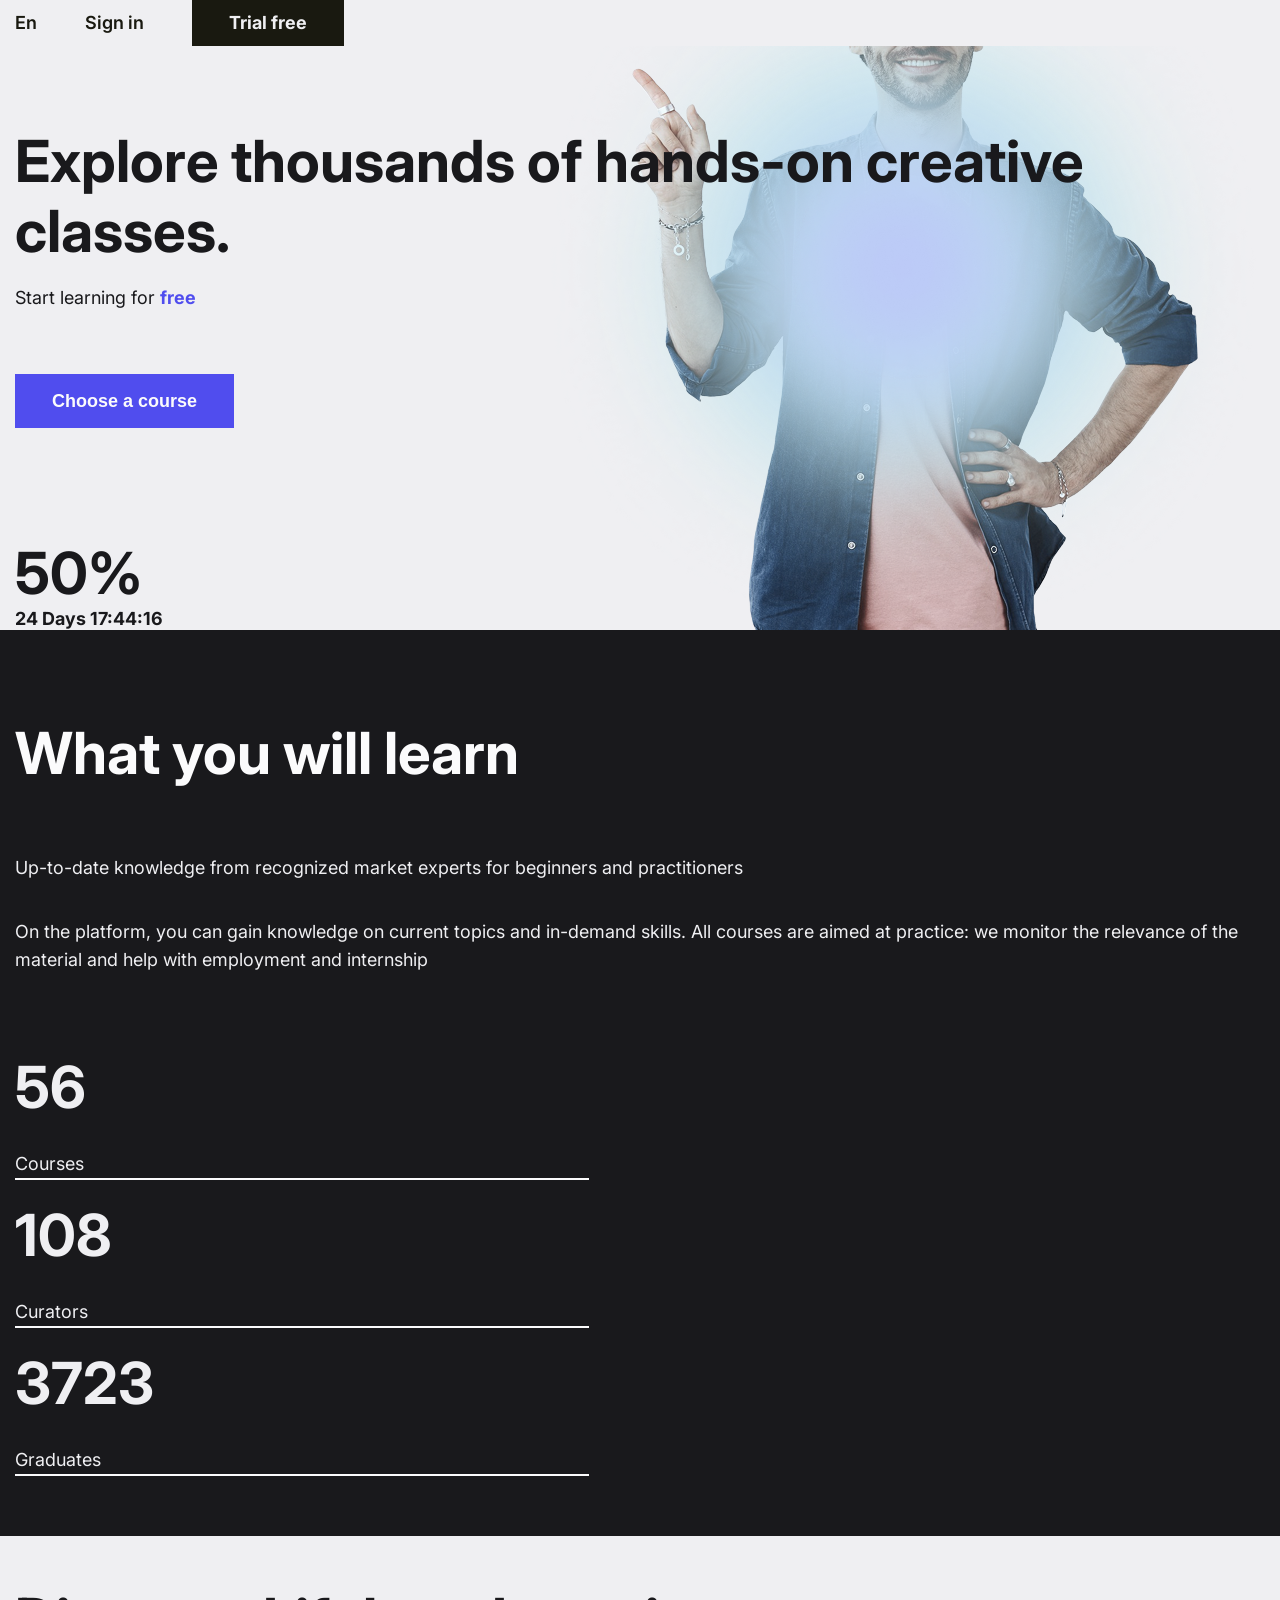
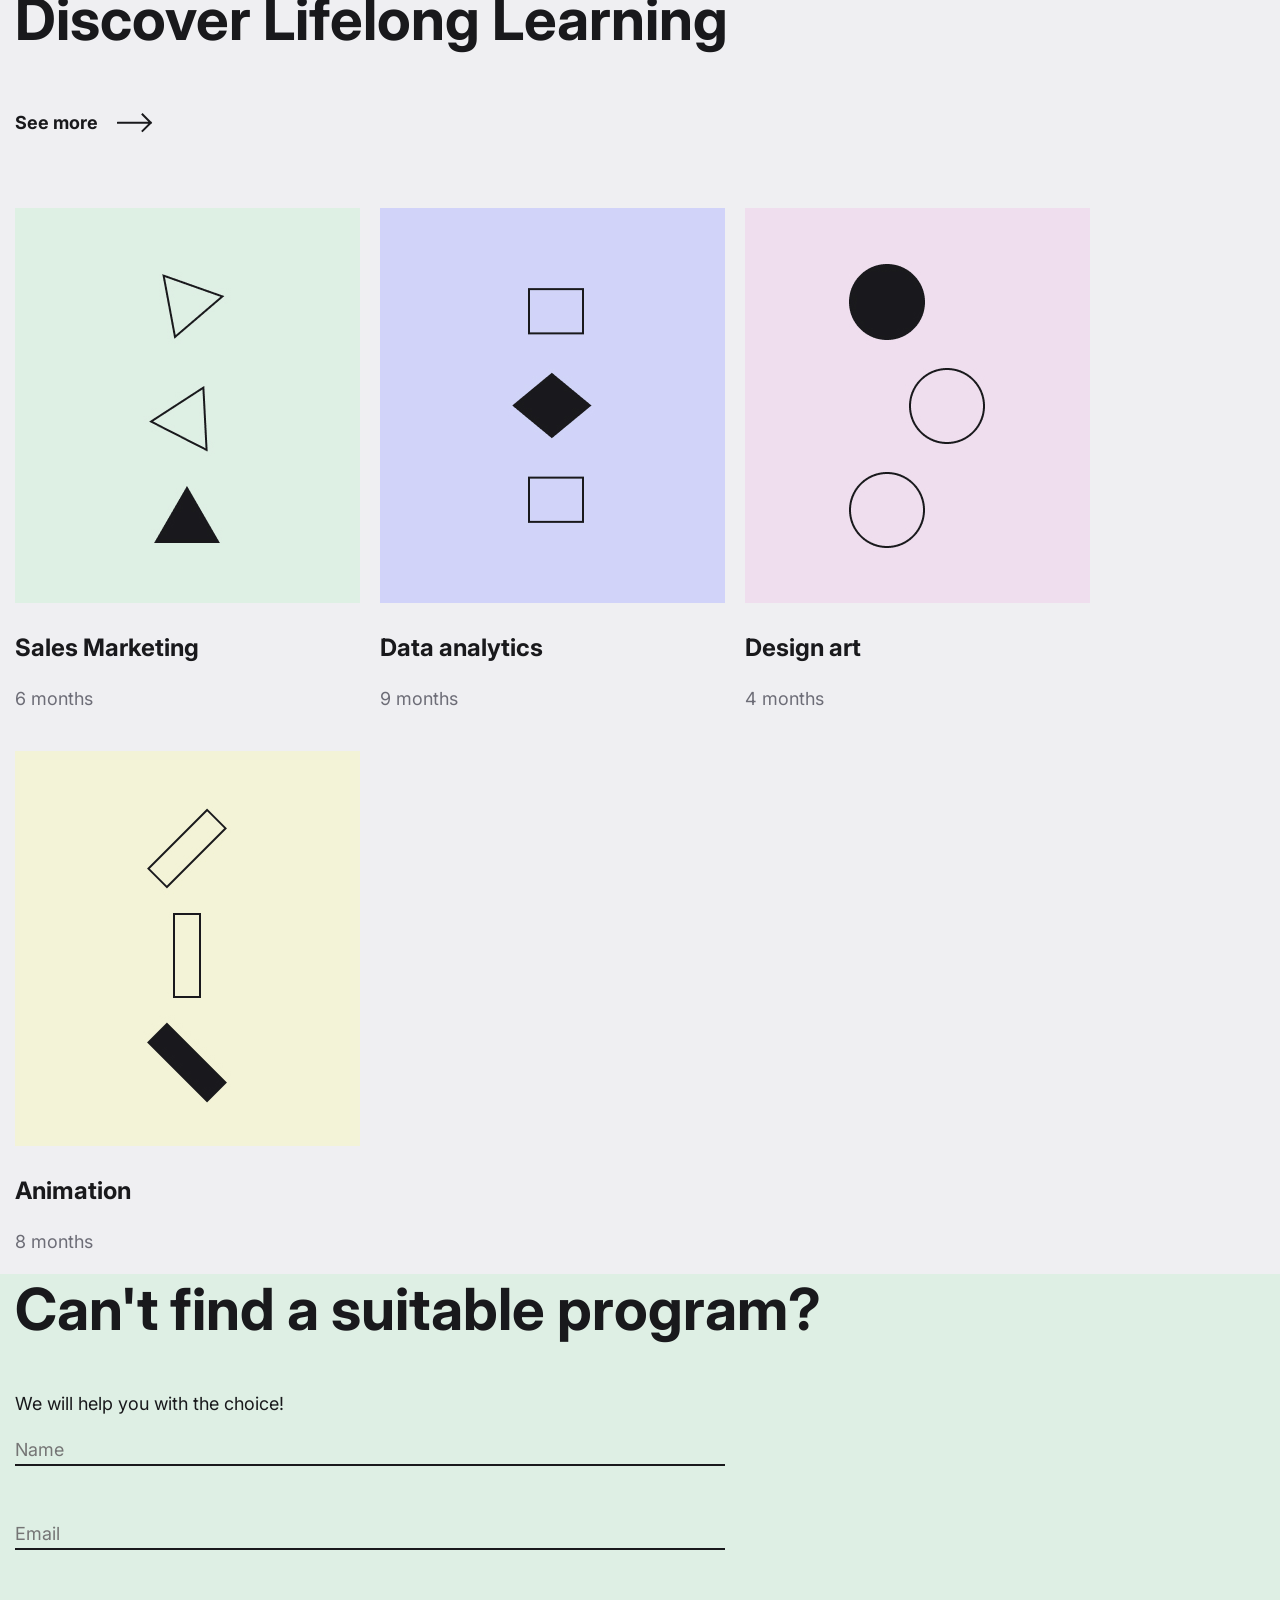
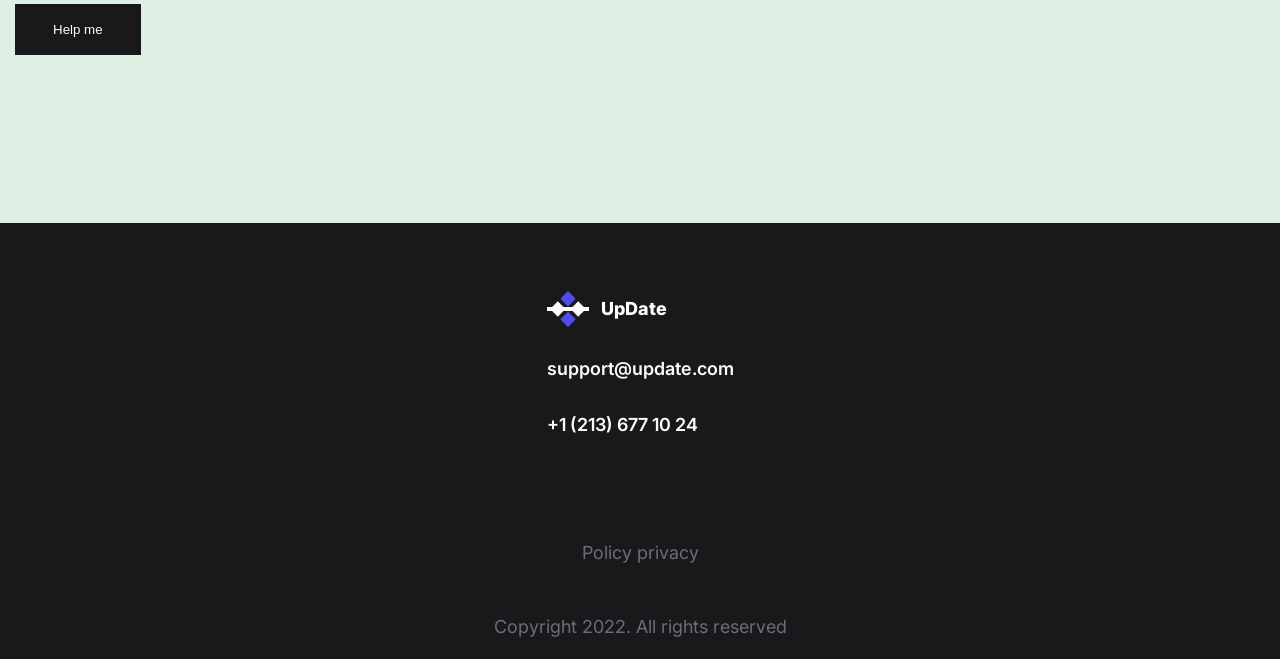
<file: index.html>
<!DOCTYPE html>
<html lang="en">
<head>
    <meta charset="UTF-8">
    <meta name="viewport" content="width=device-width, initial-scale=1.0">
    <link rel="preconnect" href="https://fonts.googleapis.com">
    <link rel="preconnect" href="https://fonts.gstatic.com" crossorigin>
    <link href="https://fonts.googleapis.com/css2?family=Inter:ital,opsz,wght@0,14..32,100..900;1,14..32,100..900&display=swap" rel="stylesheet">
    <link rel="stylesheet" href="style/style.css">
    <title>My new website</title>
</head>
<body>
    <header class="container header">
        <div class="header__box">
        <a class="logo" href="index.html">
            <img src="img/logo.svg" alt="Logo" class="nav__link">
            UpDate
        </a>
        <nav class="nav" role="navigation">
            <ul class="nav__list">
                <li><a class="nav__link" href="courses.html">Courses</a></li>
                <li><a class="nav__link" href="#">Teachers</a></li>
                <li><a class="nav__link" href="#">Blog</a></li>
            </ul>
        </nav>
        </div> 
        <div class="btn-box">
            <a class="header__link" href="#">En</a>
            <a class="header__link" href="#">Sign in</a>
            <a class="header__btn" href="#">Trial free</a>
        </div>    
    </header>
    <main class="main">
        <section class="offer container">
            <div class="offer__holder">
                <h1 class="offer__title" tabindex="0">
                Explore thousands of hands-on creative classes.
            </h1>
            <p class="offer__description">
                Start learning for <a class="offer__description-link" href="#">free</a>
            </p>
            <button class="offer__button" role="button">
                Choose a course
            </button>
            
                <p class="offer__sale">
                50%
            </p>
            <p class="offer__time">
                <time>
                    24 Days 17:44:16
                </time>
            </p>
            
            </div>
            <ul class="offer__list">
                <li class="offer__marketer offer__item">Marketer</li>
                <li class="offer__illustrator offer__item">Illustrator</li>
                <li class="offer__animator offer__item">Animator</li>
                <li class="offer__programmer offer__item">Programmer</li>
                <li class="offer__designer offer__item">Designer</li>
                <li class="offer__photographer offer__item">Photographer</li>
            </ul>
        </section>
        <section class="learn learn__container">
            <div class="learn__box container">
                <div class="learn__text">
                <h2 class="learn__title" tabindex="0">
                    What you will learn
                </h2>
                <p class="learn__description">
                    Up-to-date knowledge from recognized market experts for beginners and practitioners
                </p>
                <p class="learn__description">
                    On the platform, you can gain knowledge on current topics and
in-demand skills. All courses are aimed at practice: we monitor the relevance of the material and help with employment and internship
                </p>
            </div>
            <div class="learn__counters">
                <div class="learn__counters-item">
                    <p class="learn__counter-number">
                        56
                    </p>
                    <p class="learn__counter-description">
                        Courses
                    </p>
                </div>
                <div class="learn__counters-item">
                    <p class="learn__counter-number">
                        108
                    </p>
                    <p class="learn__counter-description">
                        Curators
                    </p>
                </div>
                <div class="learn__counters-item">
                    <p class="learn__counter-number">
                        3723
                    </p>
                    <p class="learn__counter-description">
                        Graduates
                    </p>
                </div>
            </div>
            </div>
        </section>
        <section class="discover container">
            <h2 class="discover__item" tabindex="0">
                Discover Lifelong Learning
            </h2>
            <div class="discover__menu">
                <ul class="discover__list">
                <li>
                    <button class="discover__button active" data-for="popular">
                        Popular
                    </button>
                </li>
                <li>
                    <button class="discover__button" data-for="animation">
                        Animation
                    </button>
                </li>
                <li>
                    <button class="discover__button">
                        Design
                    </button>
                </li>
                <li>
                    <button class="discover__button">
                        Illustration
                    </button>
                </li>
                <li>
                    <button class="discover__button">
                        Programming
                    </button>
                </li>
                <li>
                    <button class="discover__button">
                        Photo & Film
                    </button>
                </li>
                <li>
                    <button class="discover__button">
                        Marketing
                    </button>
                </li>
            </ul>
            <a class="discover__more" href="#">
                See more
                <img src="img/see_more_arrow.svg" alt="see more">
            </a>
            </div>
            <div class="discover__cards active" data-tab="popular">
                <article class="discover__card-item">
                    <img src="img/card-img-1.jpg" alt="Sales Marketing">
                    <h3 class="discover__card-title">
                        Sales Marketing
                    </h3>
                    <p class="discover__card-lenght">
                        6 months
                    </p>
                </article>
                <article class="discover__card-item">
                    <img src="img/card-img-2.jpg" alt="Data analytics">
                    <h3 class="discover__card-title">
                        Data analytics
                    </h3>
                    <p class="discover__card-lenght">
                        9 months
                    </p>
                </article>
                <article class="discover__card-item">
                    <img src="img/card-img-3.jpg" alt="Design art">
                    <h3 class="discover__card-title">
                        Design art
                    </h3>
                    <p class="discover__card-lenght">
                        4 months
                    </p>
                </article>
                <article class="discover__card-item">
                    <img src="img/card-img-4.jpg" alt="Animation">
                    <h3 class="discover__card-title">
                        Animation
                    </h3>
                    <p class="discover__card-lenght">
                        8 months
                    </p>
                </article>
            </div>
            <div class="discover__cards"  data-tab="animation">
                <article class="discover__card-item">
                    <img src="img/card-img-2.jpg" alt="Sales Marketing">
                    <h3 class="discover__card-title">
                        Sales Marketing Animation
                    </h3>
                    <p class="discover__card-lenght">
                        6 months
                    </p>
                </article>
                <article class="discover__card-item">
                    <img src="img/card-img-1.jpg" alt="Data analytics">
                    <h3 class="discover__card-title">
                        Data analytics Animation
                    </h3>
                    <p class="discover__card-lenght">
                        9 months
                    </p>
                </article>
                <article class="discover__card-item">
                    <img src="img/card-img-4.jpg" alt="Design art">
                    <h3 class="discover__card-title">
                        Design art Animation
                    </h3>
                    <p class="discover__card-lenght">
                        4 months
                    </p>
                </article>
                <article class="discover__card-item">
                    <img src="img/card-img-3.jpg" alt="Animation">
                    <h3 class="discover__card-title">
                        Animation Animation
                    </h3>
                    <p class="discover__card-lenght">
                        8 months
                    </p>
                </article>
            </div>
        </section>
        <section class="find__programm ">
            <div class="find__programm-box container">
                <div class="find__programm-text">
                <h2 class="find__programm-title" tabindex="0">
                    Can't find a suitable program?
                </h2>
                <p class="find__programm-description">We will help you with the choice!</p>
            </div>
            <form action="https://fom.in.ua/echo" class="find__programm-form">
                <input class="form__item" type="text" name="name" placeholder="Name" required>
                <input class="form__item" type="email" name="email" placeholder="Email" required>
                <button class="find__programm-button">
                    Help me
                </button>
            </form>
            </div>
        </section>
    </main>
    <footer class="footer ">
        <div class="footer__main">
            <div class="footer__info">
        <a class="footer__logo" href="index.html">
            <img src="img/footer-logo.svg" alt="Logo" width="42" height="36">
            UpDate
        </a>
        <a class="info__link" href="mailto:support@update.com">support@update.com</a>
        <a class="info__link" href="tel:12136771024">+1 (213) 677 10 24</a>
            </div>
            <div class="sitemap__block">
            <div class="sitemap">
            <h6 class="sitemap__title">
                Courses
            </h6>
            <ul class="sitemap__list">
                <li>
                    <a href="#" class="sitemap__list-item">
                        Animation
                    </a>
                </li>
                <li>
                    <a href="#" class="sitemap__list-item">
                        Design
                    </a>
                </li>
                <li>
                    <a href="#" class="sitemap__list-item">
                        Illustration
                    </a>
                </li>
                <li>
                    <a href="#" class="sitemap__list-item">
                        Programming
                    </a>
                </li>
                <li>
                    <a href="#" class="sitemap__list-item">
                        Photo & Film
                    </a>
                </li>
                <li>
                    <a href="#" class="sitemap__list-item">
                        Marketing
                    </a>
                </li>
            </ul>
            </div>
            <div class="sitemap">
            <h6 class="sitemap__title">
                Teachers
            </h6>
            <ul class="sitemap__list">
                <li>
                    <a href="#" class="sitemap__list-item">
                        All Teachers
                    </a>
                </li>
                <li>
                    <a href="#" class="sitemap__list-item">
                        Become a Teacher
                    </a>
                </li>
                
            </ul>
            </div>
            <div class="sitemap">
            <h6 class="sitemap__title">
                Information
            </h6>
            <ul class="sitemap__list">
                <li>
                    <a href="#" class="sitemap__list-item">
                        Blog
                    </a>
                </li>
                <li>
                    <a href="#" class="sitemap__list-item">
                        About us
                    </a>
                </li>
                <li>
                    <a href="#" class="sitemap__list-item">
                        FAQ
                    </a>
                </li>
            </ul>
            </div>
            <div class="sitemap">
            <h6 class="sitemap__title">
                En
            </h6>
            <ul class="sitemap__list">
                <li>
                    <a href="#" class="sitemap__list-item">
                        English
                    </a>
                </li>
                <li>
                    <a href="#" class="sitemap__list-item">
                        French
                    </a>
                </li>
                <li>
                    <a href="#" class="sitemap__list-item">
                        Russian
                    </a>
                </li>
            </ul>
            </div>
            </div>
        </div>
        <div class="copyright">
            <a href="#" class="copyright__link">
                Policy privacy
            </a>
            <p class="copyright__text">
                Copyright 2022. All rights reserved
            </p>
        </div>
    </footer>
    <script src="./scripts/script.js"></script>
</body>
</html>
</file>
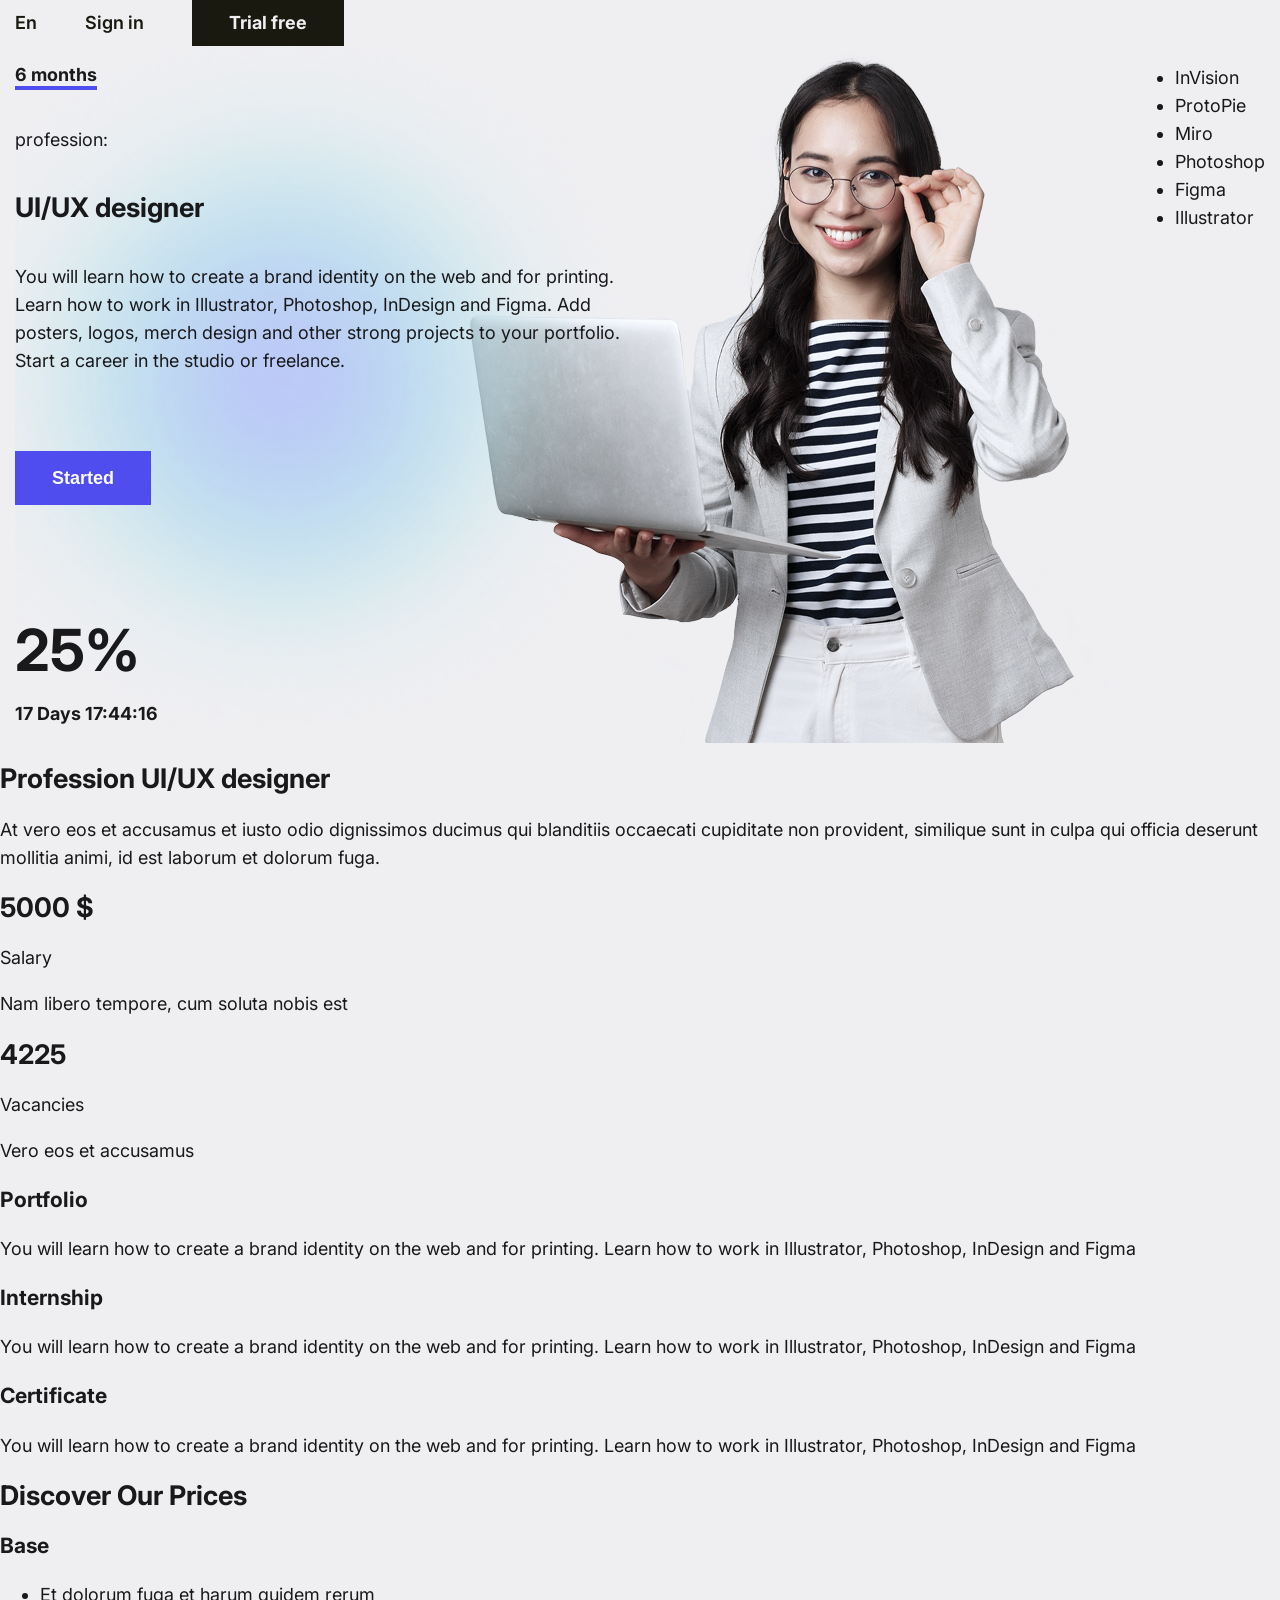
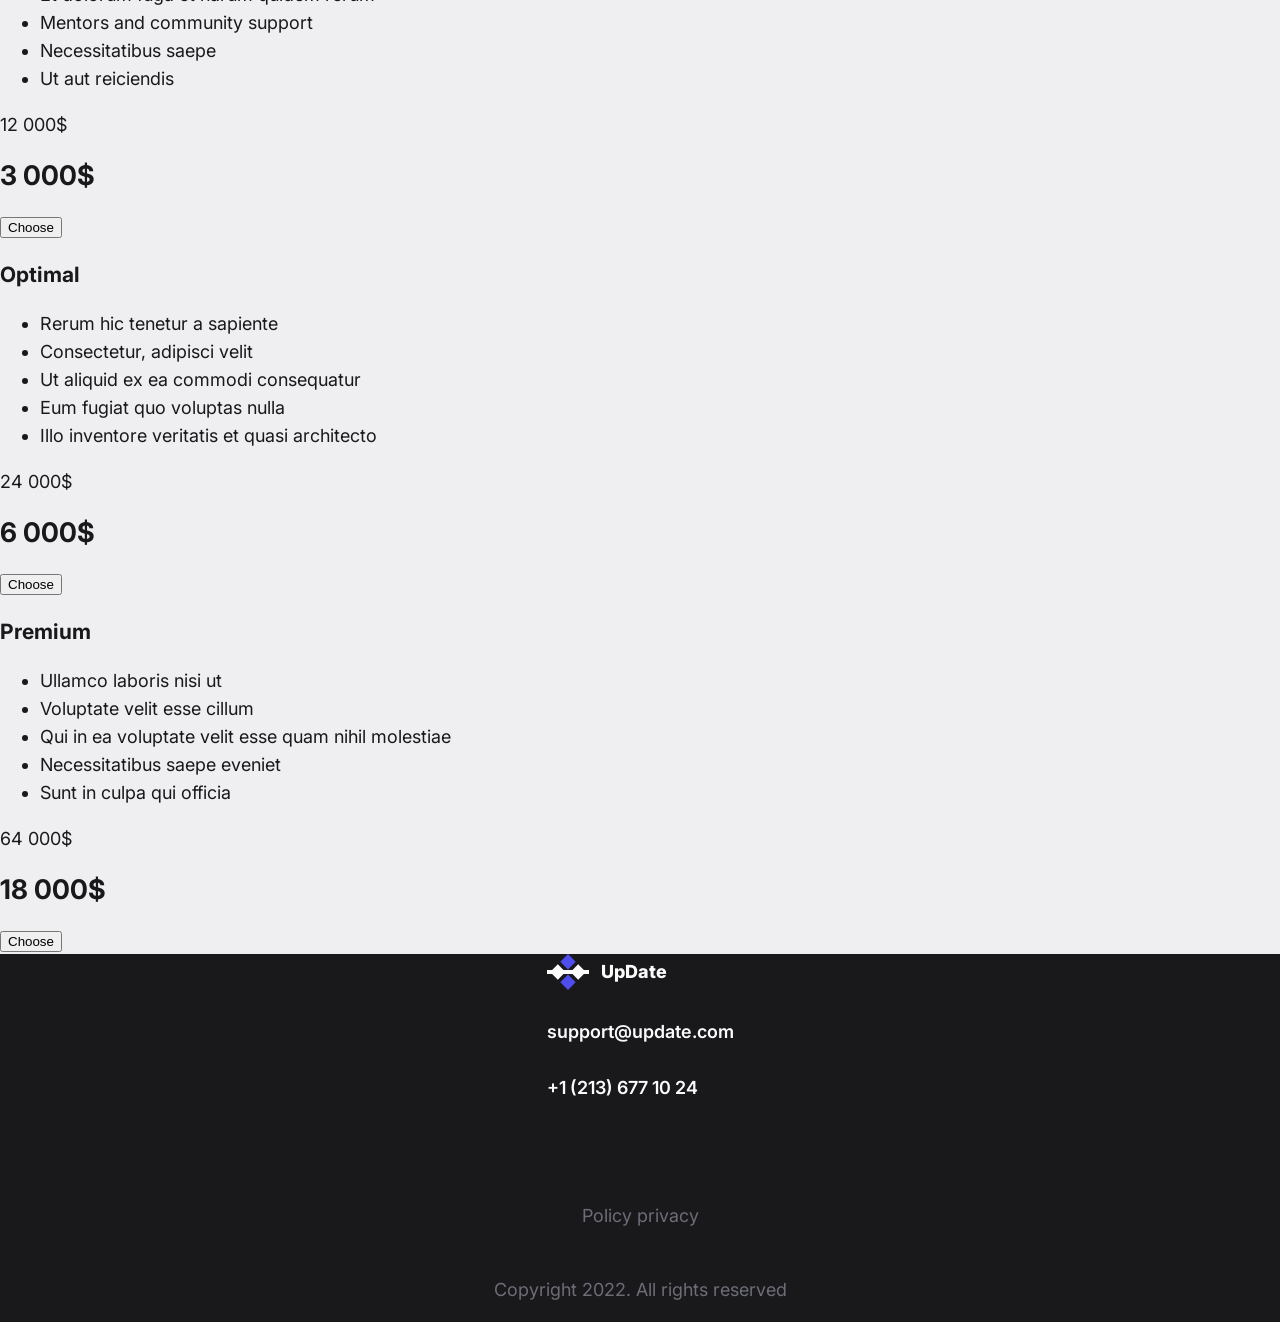
<file: courses.html>
<!DOCTYPE html>
<html lang="en">
<head>
    <meta charset="UTF-8">
    <meta name="viewport" content="width=device-width, initial-scale=1.0">
    <link rel="preconnect" href="https://fonts.googleapis.com">
    <link rel="preconnect" href="https://fonts.gstatic.com" crossorigin>
    <link href="https://fonts.googleapis.com/css2?family=Inter:ital,opsz,wght@0,14..32,100..900;1,14..32,100..900&display=swap" rel="stylesheet">
    <link rel="stylesheet" href="style/style.css">
    <title>Courses</title>
</head>
<body>
    <header class="container header">
        <div class="header__box">
        <a class="logo" href="index.html">
            <img src="img/logo.svg" alt="Logo" class="nav__link">
            UpDate
        </a>
        <nav class="nav">
            <ul class="nav__list">
                <li><a class="nav__link" href="courses.html">Courses</a></li>
                <li><a class="nav__link" href="#">Teachers</a></li>
                <li><a class="nav__link" href="#">Blog</a></li>
            </ul>
        </nav>
        </div> 
        <div class="btn-box">
            <a class="header__link" href="#">En</a>
            <a class="header__link" href="#">Sign in</a>
            <a class="header__btn" href="#">Trial free</a>
        </div>    
    </header>
    <main>
        <section class="offer__profession container">
            <div class="offer__profession-box">
                <p class="duration">
                6 months
            </p>
            <p class="profession__text">
                profession:
            </p>
            <h1 class="offer__profession-title">
                UI/UX designer 
            </h1>
            <p class="offer__profession-text">
                You will learn how to create a brand identity on the web and for printing. Learn how to work in Illustrator, Photoshop, InDesign and Figma.
Add posters, logos, merch design and other strong projects to your portfolio. Start a career in the studio or freelance.
            </p>
            <button class="offer__profession-button">
                Started
            </button>
            <p class="offer__profession-sale">
                25%
            </p>
            <p class="offer__profession-time">
                <time>
                    17 Days 17:44:16
                </time>
            </p>
            </div>
            <ul class="offer__profession-list">
                <li>InVision</li>
                <li>ProtoPie</li>
                <li>Miro</li>
                <li>Photoshop</li>
                <li>Figma</li>
                <li>Illustrator</li>
            </ul>
        </section>
        <section class="profession">
            <div class="profession__text">
                <h2 class="profession__title">
                    Profession
                    UI/UX designer
                </h2>
                <p class="profession__description">
                    At vero eos et accusamus et iusto odio dignissimos ducimus qui blanditiis  occaecati cupiditate non provident, similique sunt in culpa qui officia deserunt mollitia animi, id est laborum et dolorum fuga.
                </p>
                <div class="profession__counters">
                    <div class="profession__counters-item">
                        <h2 class="profession__counter-title">
                            5000 $
                        </h2>
                        <p class="profession__counters-item-title">
                            Salary
                        </p>
                        <p class="profession__conters-item-text">
                            Nam libero tempore, cum soluta nobis est
                        </p>
                    </div>
                    <div class="profession__counters-item">
                        <h2 class="profession__counter-title">
                            4225
                        </h2>
                        <p class="profession__counters-item-title">
                            Vacancies
                        </p>
                        <p class="profession__conters-item-text">
                            Vero eos et accusamus
                        </p>
                    </div>
                </div>
            </div>
            <div class="profession__cards">
                <article class="profession__cards-item">
                    <h3 class="profession__card-title">
                        Portfolio
                    </h3>
                    <p class="profession__card-text">
                        You will learn how to create a brand identity on the web and for printing. Learn how to work in Illustrator, Photoshop, InDesign and Figma
                    </p>
                </article>
                <article class="profession__cards-item">
                    <h3 class="profession__card-title">
                        Internship
                    </h3>
                    <p class="profession__card-text">
                        You will learn how to create a brand identity on the web and for printing. Learn how to work in Illustrator, Photoshop, InDesign and Figma                    </p>
                </article>
                <article class="profession__cards-item">
                    <h3 class="profession__card-title">
                        Certificate
                    </h3>
                    <p class="profession__card-text">
                        You will learn how to create a brand identity on the web and for printing. Learn how to work in Illustrator, Photoshop, InDesign and Figma
                    </p>
                </article>
            </div>
        </section>
        <section class="prices">
            <h2 class="prices__title">
                Discover Our Prices
            </h2>
            <div class="prices__cards">
                <article class="prices__cards-item">
                    <h3 class="prices__card-title">
                        Base
                    </h3>
                    <ul class="prices__card-list">
                        <li class="prices__card-list-item">Et dolorum fuga et harum quidem rerum</li>
                        <li class="prices__card-list-item">Mentors and community support</li>
                        <li class="prices__card-list-item">Necessitatibus saepe</li>
                        <li class="prices__card-list-item">Ut aut reiciendis</li>
                    </ul>
                    <p class="prices__card-late-price">12 000$</p>
                    <h2 class="prices__card-new-price">3 000$</h2>
                    <button class="prices__card-button">Choose</button>
                </article>
                <article class="prices__cards-item">
                    <h3 class="prices__card-title">
                        Optimal
                    </h3>
                    <ul class="prices__card-list">
                        <li class="prices__card-list-item">Rerum hic tenetur a sapiente</li>
                        <li class="prices__card-list-item">Consectetur, adipisci velit</li>
                        <li class="prices__card-list-item">Ut aliquid ex ea commodi consequatur</li>
                        <li class="prices__card-list-item">Eum fugiat quo voluptas nulla</li>
                        <li class="prices__card-list-item">Illo inventore veritatis et quasi architecto</li>
                    </ul>
                    <p class="prices__card-late-price">24 000$</p>
                    <h2 class="prices__card-new-price">6 000$</h2>
                    <button class="prices__card-button">Choose</button>
                </article>
                <article class="prices__cards-item">
                    <h3 class="prices__card-title">
                        Premium
                    </h3>
                    <ul class="prices__card-list">
                        <li class="prices__card-list-item">Ullamco laboris nisi ut</li>
                        <li class="prices__card-list-item">Voluptate velit esse cillum</li>
                        <li class="prices__card-list-item">Qui in ea voluptate velit esse quam nihil molestiae</li>
                        <li class="prices__card-list-item">Necessitatibus saepe eveniet</li>
                        <li class="prices__card-list-item">Sunt in culpa qui officia</li>
                    </ul>
                    <p class="prices__card-late-price">64 000$</p>
                    <h2 class="prices__card-new-price">18 000$</h2>
                    <button class="prices__card-button">Choose</button>
                </article>
            </div>
        </section>
    </main>
    <footer class="footer container">
        <div class="footer__main">
            <div class="footer__info">
        <a class="footer__logo" href="index.html">
            <img src="img/footer-logo.svg" alt="Logo" width="42" height="36">
            UpDate
        </a>
        <a class="info__link" href="mailto:support@update.com">support@update.com</a>
        <a class="info__link" href="tel:12136771024">+1 (213) 677 10 24</a>
            </div>
            <div class="sitemap__block">
            <div class="sitemap">
            <h6 class="sitemap__title">
                Courses
            </h6>
            <ul class="sitemap__list">
                <li>
                    <a href="#" class="sitemap__list-item">
                        Animation
                    </a>
                </li>
                <li>
                    <a href="#" class="sitemap__list-item">
                        Design
                    </a>
                </li>
                <li>
                    <a href="#" class="sitemap__list-item">
                        Illustration
                    </a>
                </li>
                <li>
                    <a href="#" class="sitemap__list-item">
                        Programming
                    </a>
                </li>
                <li>
                    <a href="#" class="sitemap__list-item">
                        Photo & Film
                    </a>
                </li>
                <li>
                    <a href="#" class="sitemap__list-item">
                        Marketing
                    </a>
                </li>
            </ul>
            </div>
            <div class="sitemap">
            <h6 class="sitemap__title">
                Teachers
            </h6>
            <ul class="sitemap__list">
                <li>
                    <a href="#" class="sitemap__list-item">
                        All Teachers
                    </a>
                </li>
                <li>
                    <a href="#" class="sitemap__list-item">
                        Become a Teacher
                    </a>
                </li>
                
            </ul>
            </div>
            <div class="sitemap">
            <h6 class="sitemap__title">
                Information
            </h6>
            <ul class="sitemap__list">
                <li>
                    <a href="#" class="sitemap__list-item">
                        Blog
                    </a>
                </li>
                <li>
                    <a href="#" class="sitemap__list-item">
                        About us
                    </a>
                </li>
                <li>
                    <a href="#" class="sitemap__list-item">
                        FAQ
                    </a>
                </li>
            </ul>
            </div>
            <div class="sitemap">
            <h6 class="sitemap__title">
                En
            </h6>
            <ul class="sitemap__list">
                <li>
                    <a href="#" class="sitemap__list-item">
                        English
                    </a>
                </li>
                <li>
                    <a href="#" class="sitemap__list-item">
                        French
                    </a>
                </li>
                <li>
                    <a href="#" class="sitemap__list-item">
                        Russian
                    </a>
                </li>
            </ul>
            </div>
            </div>
        </div>
        <div class="copyright">
            <a href="#" class="copyright__link">
                Policy privacy
            </a>
            <p class="copyright__text">
                Copyright 2022. All rights reserved
            </p>
        </div>
    </footer>
</body>
</html>
</file>
<file: style/style.css>
body{
    background: #efeff2;
    margin: 0;
    color: #19191c;
    font: 400 18px/28px Inter, sans-serif;
}
.container{
    width: 1440px; 
    margin: 0 auto;
    
}
.header{
    display: flex;
    padding: 38px 0 0;
    justify-content: space-between;
}
.header__box{
    display: flex;
    align-items: center;
    gap: 68px;
}
.nav__list{
    display: flex;
    list-style: none;
    gap: 48px;
    padding: 0;
    margin: 0;
    font-size: 18px;
    line-height: 22px;
    font-weight: 600;
}
.btn-box{
    display: flex;
    align-items: center;
    gap: 48px;
}
.logo{
    font-weight: 800;
    font-size: 24px;
    line-height: 30px;
    display: flex;
    align-items: center;
    gap: 14px;
    color: #191910;
    text-decoration: none;
}
.nav__link{
    color: #191910;
    text-decoration: none;
}
.header__link{
    color: #191910;
    font-size: 18px;
    line-height: 22px;
    font-weight: 600;
    text-decoration: none;
}
.header__btn{
    background: #191910;
    color: #EFEFF2;
    padding: 12px 37px;
    text-decoration: none;
    font-size: 18px;
    line-height: 22px;
    font-weight: 700;
}
.offer{
    display: flex;
    justify-content: space-between;
    align-items: flex-start;
    padding: 0 0 230px;
    background: url(../img/guy.png) 100% 100% no-repeat;
}
.offer__holder{
    width: 648px;
    padding-top: 80px;
    background: url(../img/ellipse1.png) 100% 100% no-repeat;
}
.offer__title{
    font-weight: 700;
    font-size: 58px;
    line-height: 70px;
    margin: 0 0 18px;
}
.offer__button{
    background: #504DEE;
    font-size: 18px;
    line-height: 22px;
    font-weight: 700;
    padding: 16px 37px;
    color: #FBFBFC;
    margin: 0 0 110px;
    border: none;
}
.offer__description{
    font-size: 18px;
    line-height: 28px;
    font-weight: 400;
    color: #19191C;
    margin: 0 0 62px;
}
.offer__description-link{
    color: #504DEE;
    text-decoration: none;
    font-weight: 700;
}

.offer__sale{
    font-size: 58px;
    font-weight: 700;
    line-height: 70px;
    color: #19191C;
    margin: 0;
}
.offer__time{
    font-size: 18px;
    line-height: 22px;
    font-weight: 700;
    color: #19191C;
    margin: 0;
}
.offer__list{
    list-style: none;
    flex-grow: 1;
    padding: 0;
    margin: 0;
    position: relative;
}
.offer__item{
    position: absolute;
    border: 2px solid #19191C;
    padding: 16px 36px;
    font-weight: 600;
    font-size: 18px;
    line-height: 28px;
}
.offer__marketer{
    top: 160px;
    right: 20px;
}
.offer__illustrator{
    top: 60px;
    right: 280px;
}
.offer__animator{
    top: 100px;
    right: 540px;
}
.offer__programmer{
    top: 240px;
    left: -60px;
}
.offer__designer{
    top: 400px;
    left: -140px;
}
.offer__photographer{
    top: 580px;
    left: -80px;
}
.footer__info{
    display: flex;
    flex-direction: column;
    gap: 28px;
}
.learn{  
    background-color: #19191C;
}
.learn__box{
    display: flex;
    justify-content: space-between;
}
.learn__text{
    display: flex;
    flex-direction: column;
    padding-bottom: 158px;
    padding-top: 168px;
    width: 588px;
}
.learn__counters{
    display: flex;
    gap: 86px;
    color: #EFEFF2;
    align-items: center;
    padding-bottom: 302px;
    padding-top: 168px;
}
.learn__counters-item{
    display: flex;
    flex-direction: column;
    gap: 28px;
    border-bottom: 2px solid #FBFBFC;
    width: 178px;
}
.learn__counter-number{
    font-size: 58px;
    line-height: 70px;
    font-weight: 700;
    margin: 0;
}
.learn__counter-description{
    font-size: 18px;
    line-height: 28px;
    font-weight: 400;
    margin: 0;
}
.learn__title{
    font-size: 58px;
    line-height: 70px;
    font-weight: 700;
    color: #FBFBFC;
}
.learn__description{
    font-size: 18px;
    font-weight: 400;
    line-height: 28px;
    color: #EFEFF2;
}
.discover{
    display: flex;
    flex-direction: column;
    padding-top: 168px;
    padding-bottom: 168px;
}
.discover__item{
    font-size: 58px;
    line-height: 70px;
    font-weight: 700;
    width: 594px;
}
.discover__menu{
    display: flex;
    justify-content: space-between;
}
.discover__list{
    display: flex;
    justify-content: space-between;
    list-style: none;
    gap: 48px;
}
.discover__button{
    text-decoration: none;
    border: none;
    font-size: 18px;
    font-weight: 400;
    line-height: 28px;
}
.discover__button.active {
    background-color: aquamarine;
}
.discover__more{
    display: flex;
    align-items: center;
    gap: 18px;
    text-decoration: none;
    font-size: 18px;
    line-height: 22px;
    font-weight: 700;
    color: #19191C;
}
.discover__cards{
    display: none;
    gap: 20px;
    padding-top: 65px;
}
.discover__cards.active {
    display: flex;
}
.discover__card-title{
    font-size: 24px;
    line-height: 26px;
    font-weight: 700;
}
.discover__card-lenght{
    font-size: 18px;
    line-height: 28px;
    color: #6D6D77;
    font-weight: 400;
}
.find__programm{
    background-color: #DEEFE4;
    padding-bottom: 168px;
}
.find__programm-box{
    display: flex;
    justify-content: space-between;
    align-items: center;
    padding-top: 168px;
}
.find__programm-text{
    display: flex;
    flex-direction: column;
    gap: 28px;
}
.find__programm-form{
    display: flex;
    flex-direction: column;
    gap: 54px;
    width: 710px;
}
.form__item{
    all: unset;
    border-bottom: 2px solid #19191C;
}
.find__programm-button{
    padding: 16px 36px;
    border: 2px solid #19191C;
    background-color: #19191C;
    color: #FBFBFC;
    align-self: flex-start;
}
.find__programm-title{
    font-size: 58px;
    line-height: 70px;
    font-weight: 700;
    margin: 0;
}
.find__programm-description{
    font-size: 18px;
    line-height: 28px;
    font-weight: 400;
}
.footer{
    background: #19191C;
    display: flex;
    flex-direction: column;
    justify-content: space-around;
    align-items: center;
    gap: 100px;
    margin: 0;
    padding-top: 68px;
}
.footer__main{
    display: flex;
    justify-content: space-between;
    gap: 146px;
    flex-wrap: wrap;
}
.footer__logo{
    display: flex;
    align-items: center;
    gap: 12px;
    color: #FBFBFC;
    font-style: 18px;
    font-weight: 800;
    text-decoration: none;
}
.info__link{
    color: #FBFBFC;
    text-decoration: none;
    font-style: 24px;
    font-weight: 600;
}
.sitemap__block{
    display: flex;
    justify-content: space-between;
    gap: 200px;
}
.sitemap{
    display: flex;
    flex-direction: column;
    align-items: start;
    gap: 28px;
}
.sitemap__title{
    color: #FBFBFC;
    font-size: 18px;
    font-weight: 600;
    margin: 0;
}
.sitemap__list{
    list-style: none;
    gap: 12px;
    margin: 0;
    padding: 0;
}
.sitemap__list-item{
    color: #FBFBFC;
    font-size: 18px;
    text-decoration: none;
    line-height: 28px;
    font-weight: 400;
}
.copyright{
    display: flex;
    justify-content: center;
    align-items: center;
    gap: 28px;
}
.copyright__link{
    color: #6D6D77;
    text-decoration: none;
}
.copyright__text{
    color: #6D6D77;
}
.offer__profession{
    display: flex;
    justify-content: space-between;
    background: url(../img/female.png) 100% 100% no-repeat;
}
.offer__profession-box{
    display: flex;
    flex-direction: column;
    justify-content: space-between;
    width: 630px;
    background: url(../img/ellipse1.png) 100% 100% no-repeat;
}
.duration{
    font-size: 18px;
    font-weight: 700;
    line-height: 22px;
    border-bottom: 4px solid #504DEE;
    align-self: flex-start;
}
.profession__text{
    font-size: 18px;
    line-height: 28px;
    font-weight: 400;
}
.offer__profession-text{
    font-size: 18px;
    font-weight: 400;
    line-height: 28px;
    padding-bottom: 58px;
}
.offer__profession-button{
    align-self: flex-start;
    border: none;
    padding: 16px 37px;
    background-color: #504DEE;
    color: #FBFBFC;
    font-size: 18px;
    line-height: 22px;
    font-weight: 700;
}
.offer__profession-sale{
    font-size: 58px;
    font-weight: 700;
    line-height: 70px;
    margin: 0;
    padding-top: 110px;
}
.offer__profession-time{
    font-size: 18px;
    font-weight: 700;
    line-height: 22px;
}
@media screen and (max-width: 1439px) {
    .container{
        padding: 0 15px;
        width: auto;
    }
    .header__box{
        display: none;
    }
    .offer__holder{
        width: auto;
    }
    .offer__list{
        display: none;
    }
    .discover{
        flex-wrap: wrap;
    }
    .discover__item{
        width: 100%;
    }
    .discover__menu{
        flex-wrap: wrap;
    }
    .discover__list{
        display: none;
    }
    .discover__cards{
        flex-wrap: wrap;
    }
    .learn__counters-item{
        flex: 1 1 100%;
    }
    .learn__text{
        padding-bottom: 0;
        padding-top: 40px;
        width: auto;
    }
    .learn__counters{
        flex-wrap: wrap;
        gap: 20px;
        padding: 60px 0;
    }
    .learn__box{
        flex-wrap: wrap;
    }
    .find__programm-box{
        flex-wrap: wrap;
    }
    .sitemap__block{
        display: none;
    }
    .copyright{
        flex-direction: column;
    }
}
a:focus, button:focus, input:focus{
    outline: 2px solid red;
}
</file>
